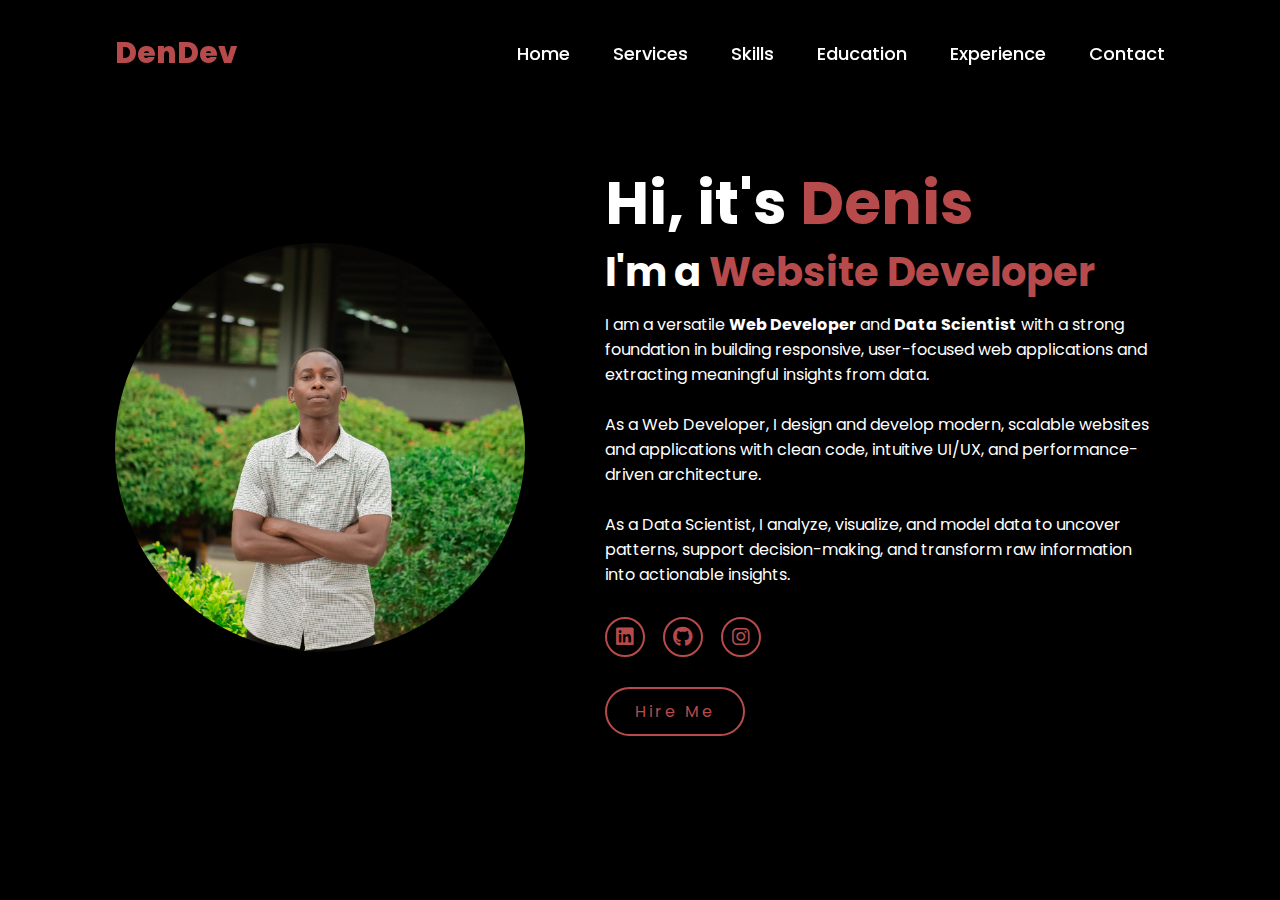
<file: personal_project/D_Website/index.html>
<!DOCTYPE html>
<html lang="en">
<head>
    <meta charset="UTF-8">
    <meta name="viewport" content="width=device-width, initial-scale=1.0">
    <link rel="stylesheet" href="https://cdnjs.cloudflare.com/ajax/libs/font-awesome/6.5.2/css/all.min.css">
    <link rel="stylesheet" href="style.css">
    <title>Portfolio Website</title>
</head>
<body>
    <header>
        <a href="#" class="logo">DenDev</a>

        <nav>
            <a href="#" class="active">Home</a>
            <a href="#" >Services</a>
            <a href="#" >Skills</a>
            <a href="#" >Education</a>
            <a href="#" >Experience</a>
            <a href="#" >Contact</a>
        </nav>
    </header>
    <section class="home">
        <div class="home-img">
            <img src="DSC_5883.jpg" alt="">
        </div>
        <div class="home-content">
            <h1>Hi, it's <span>Denis</span></h1>
            <h3 class="typing-text">I'm a <span></span></h3>
            <p>I am a versatile <strong>Web Developer</strong> and <strong>Data Scientist</strong> with a strong foundation in building responsive, user-focused web applications and extracting meaningful insights from data.
<br><br>
As a Web Developer, I design and develop modern, scalable websites and applications with clean code, intuitive UI/UX, and performance-driven architecture.
<br><br>
As a Data Scientist, I analyze, visualize, and model data to uncover patterns, support decision-making, and transform raw information into actionable insights.
</p>
            <div class="social-icons">
                <a href="#"><i class="fa-brands fa-linkedin"></i></a>
                <a href="#"><i class="fa-brands fa-github"></i></a>
                <a href="#"><i class="fa-brands fa-instagram"></i></a>
            </div>
            <a href="#" class="btn">Hire Me</a>
        </div>
    </section>
</body>
</html>
</file>
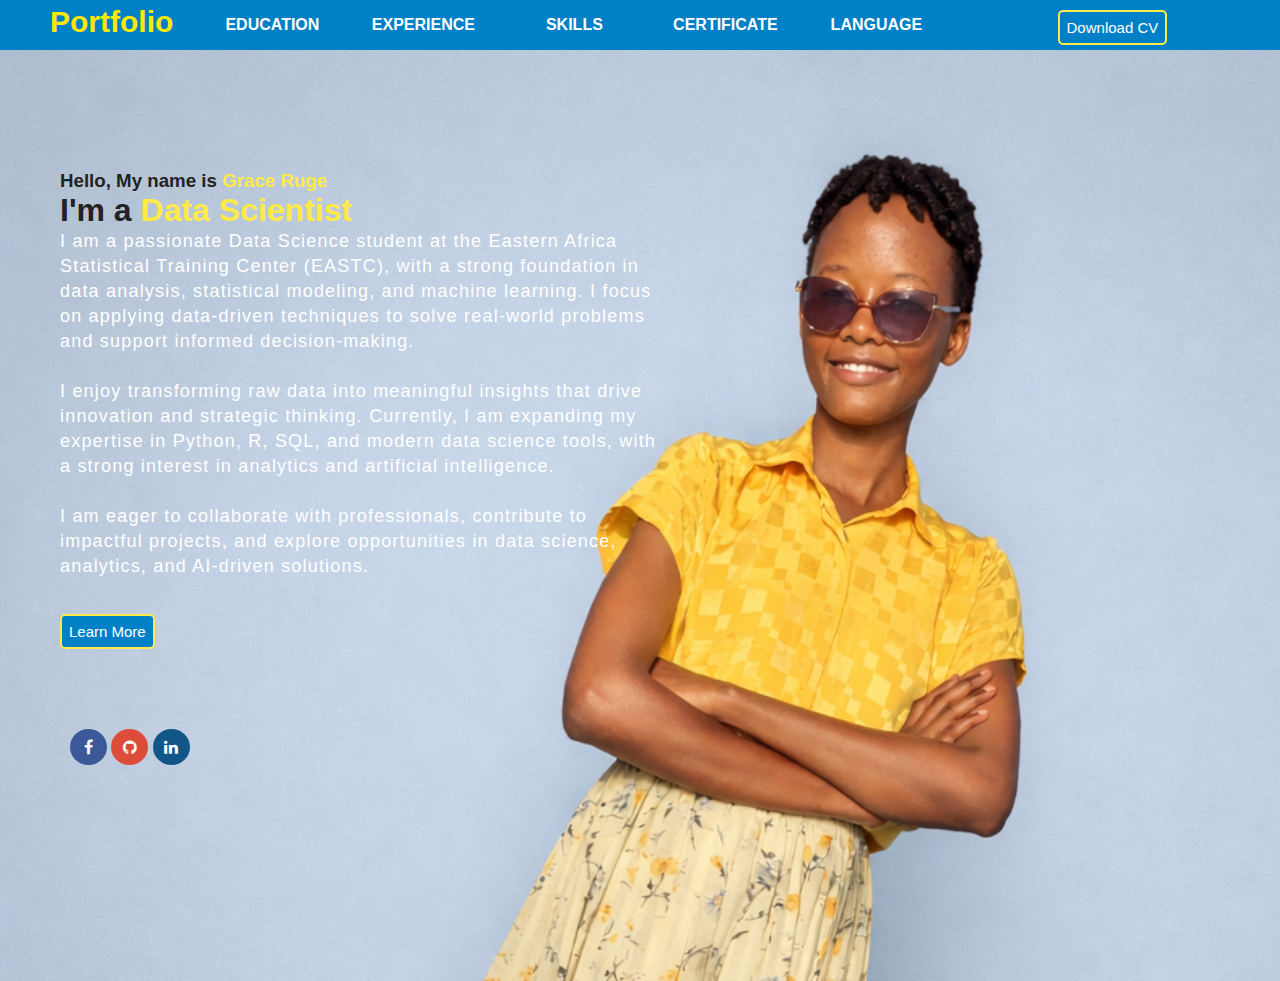
<file: personal_project/G_Website/index.html>
<!DOCTYPE html>
<html lang="en">
<head>
    <meta charset="UTF-8">
    <meta name="viewport" content="width=device-width, initial-scale=1.0">
    <link rel="stylesheet" href="style.css">
    <link rel="stylesheet" href="https://cdnjs.cloudflare.com/ajax/libs/font-awesome/4.6.0/css/font-awesome.min.css">
</head>
<body>
    <!-- main section -->
     <div class="main">
        <div class="navbar">
            <!-- icon section -->
             <div class="icon">
                <h2 class="logo">Portfolio</h2>
             </div>
             <!-- menu section -->
              <div class="menu">
                <ul>
                    <li><a href="#">EDUCATION</a></li>
                    <li><a href="#">EXPERIENCE</a></li>
                    <li><a href="#">SKILLS</a></li>
                    <li><a href="#">CERTIFICATE</a></li>
                    <li><a href="#">LANGUAGE</a></li>
                </ul>
              </div>
              <!-- making button for downloading CV-->
               <div class="cv">
                <button class="btn">Download CV</button>
               </div>
        </div>
        <!-- contents section -->
         <div class="content">
            <h3>Hello, My name is <span class="yellow">Grace Ruge</span></h3>
            <h1>I'm a <span class="yellow">Data Scientist</span></h1>
            <p class="par">
                I am a passionate Data Science student at the Eastern Africa Statistical Training Center (EASTC), with a strong foundation in data analysis, statistical modeling, and machine learning. I focus on applying data-driven techniques to solve real-world problems and support informed decision-making.
            </p>
            <p class="par">
                I enjoy transforming raw data into meaningful insights that drive innovation and strategic thinking. Currently, I am expanding my expertise in Python, R, SQL, and modern data science tools, with a strong interest in analytics and artificial intelligence.
            </p>
            <p class="par">
                I am eager to collaborate with professionals, contribute to impactful projects, and explore opportunities in data science, analytics, and AI-driven solutions.
            </p>
        </div>
                <!-- Learn more about me button -->
                 <div class="aboutme">
                    <button class="btn">Learn More</button>
                 </div>
                 <!-- adding social media icons -->
                  <div>
                    <a href="#" class="fa fa-facebook"></a>
                    <a href="#" class="fa fa-github"></a>
                    <a href="#" class="fa fa-linkedin"></a>
                  </div>
     </div>
</body>
</html>
</file>
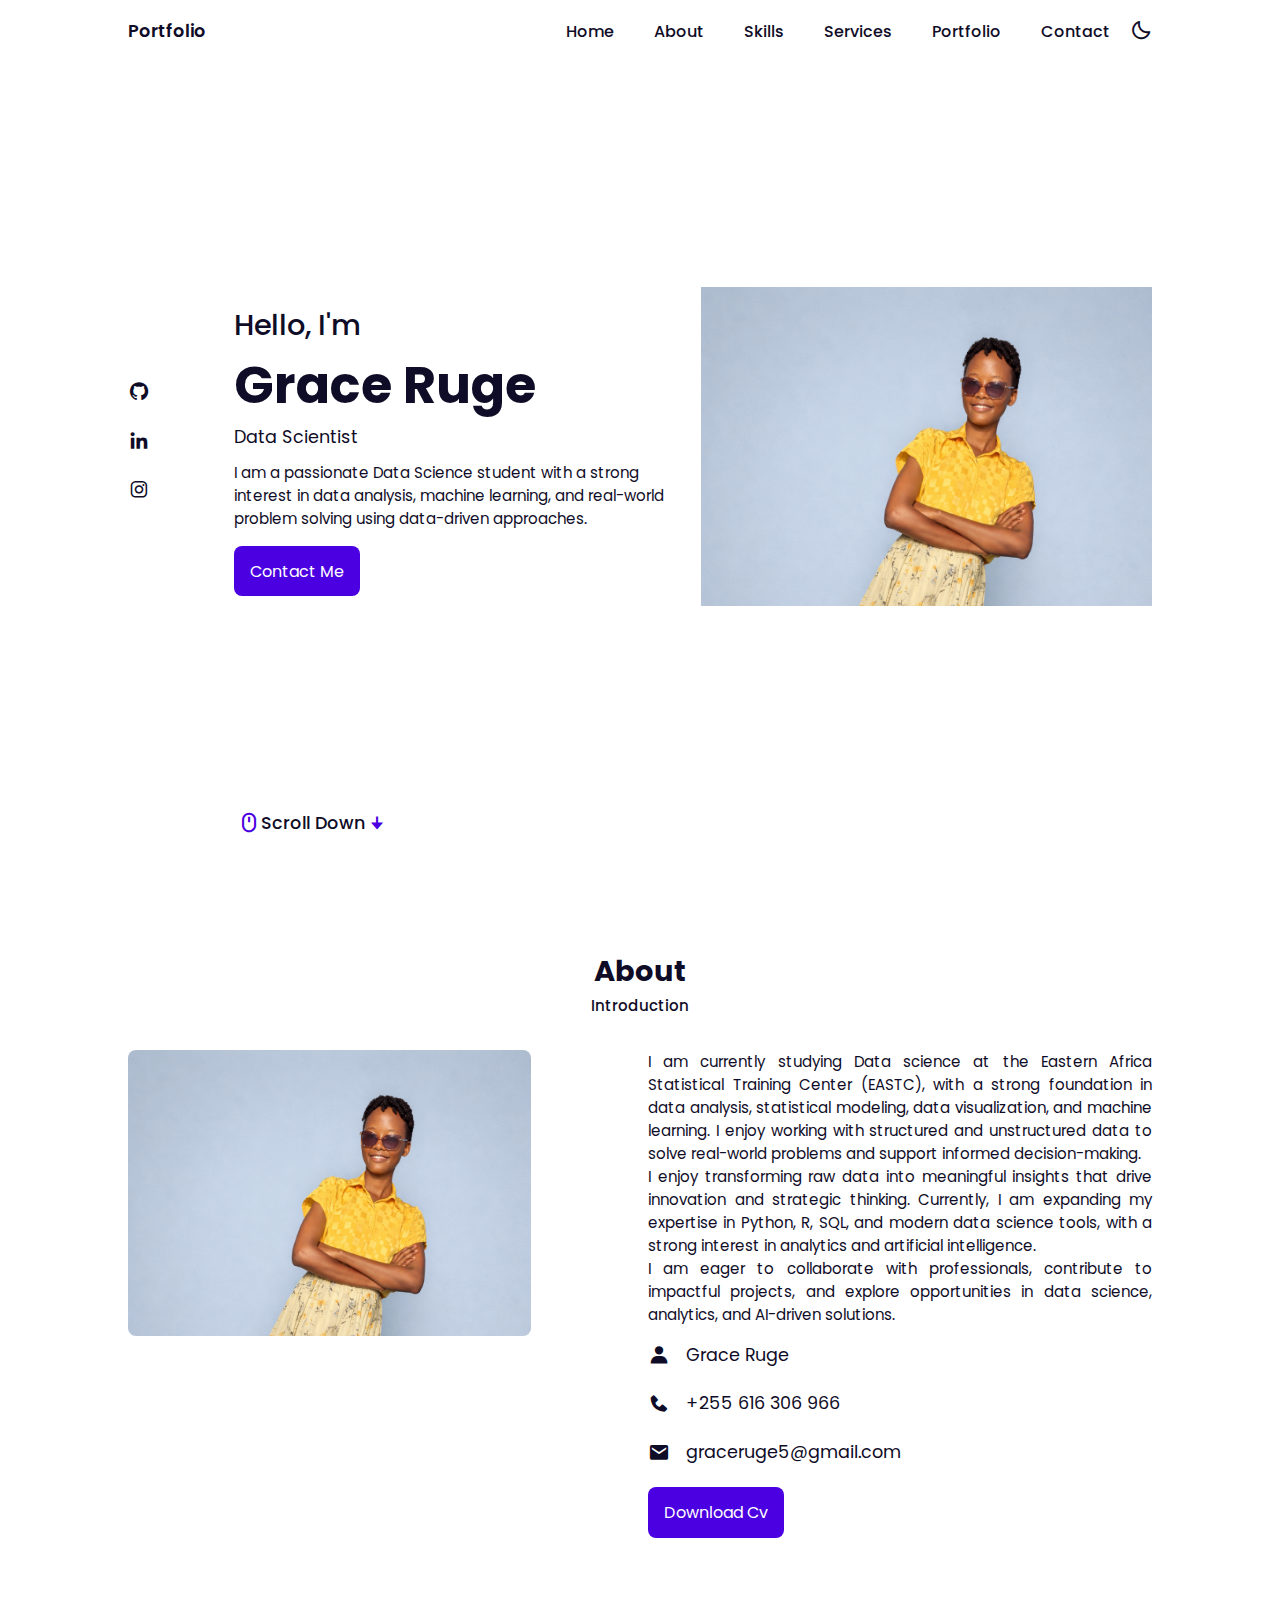
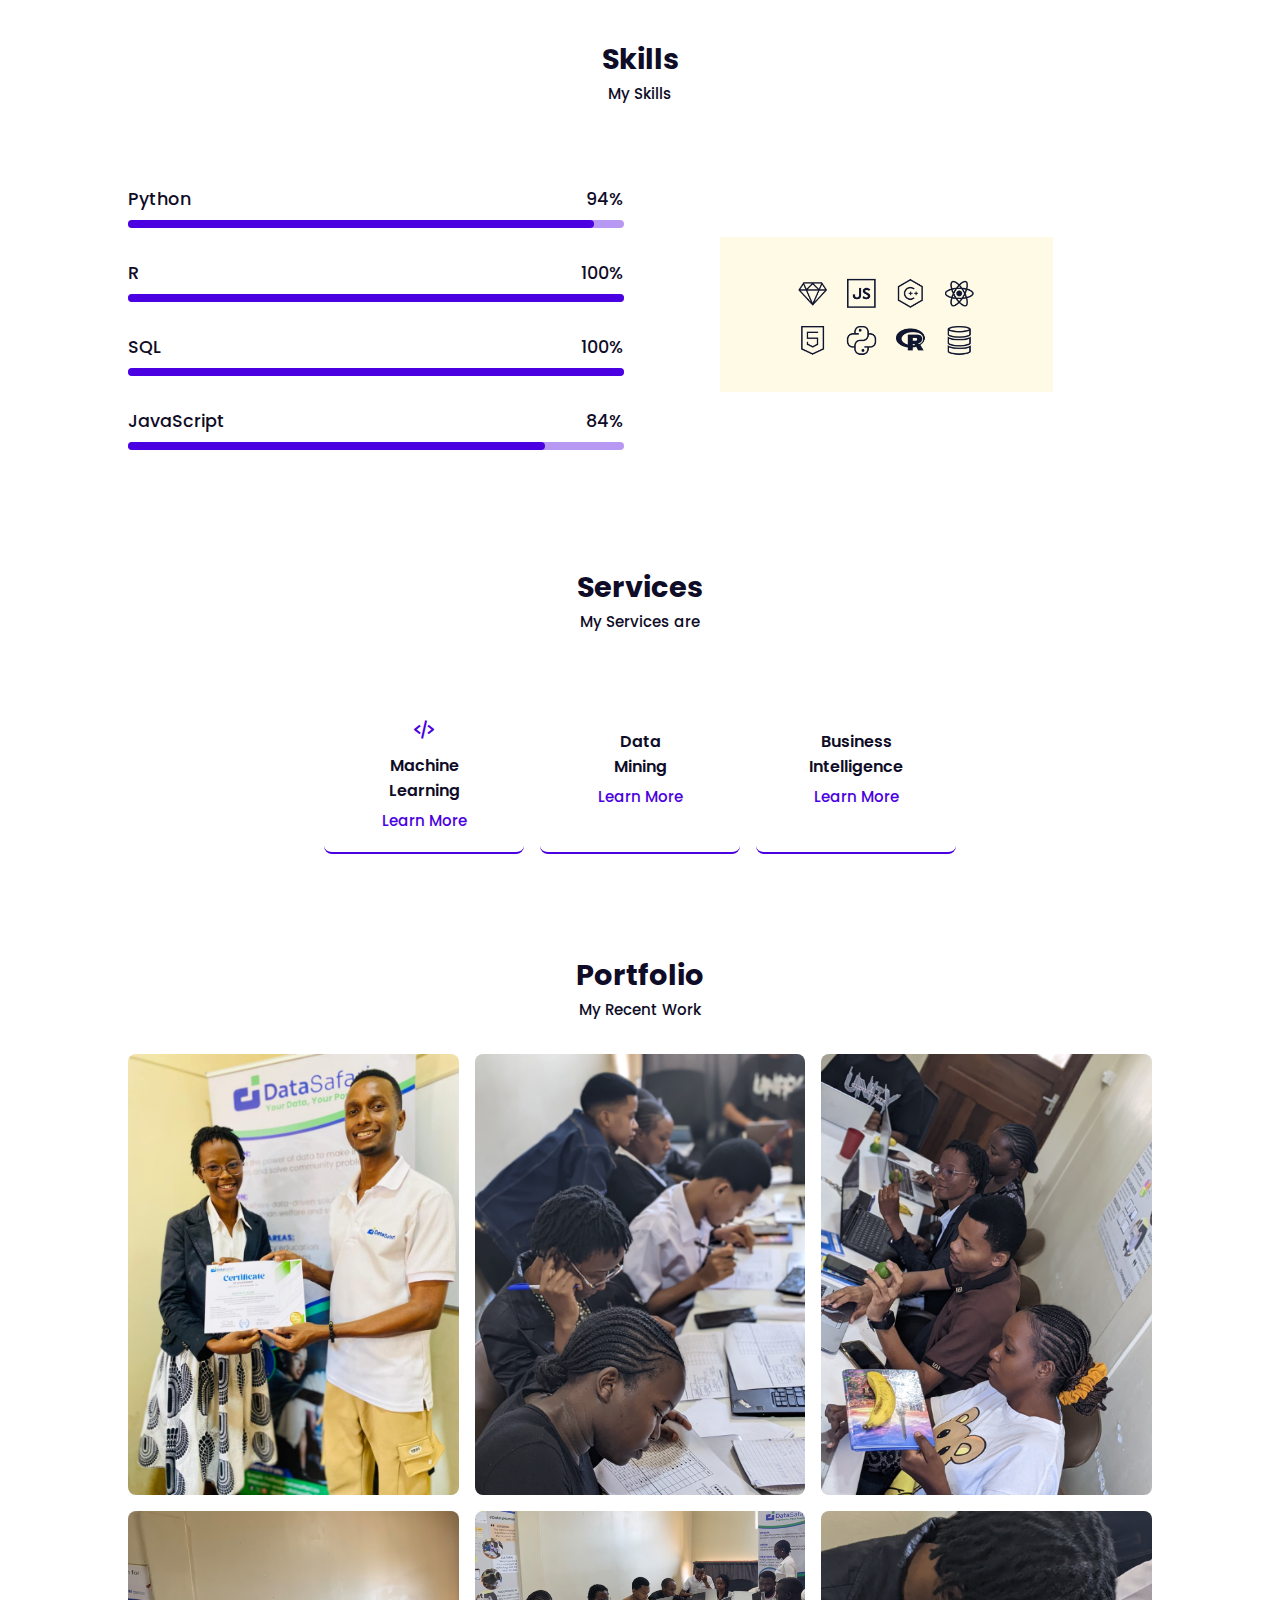
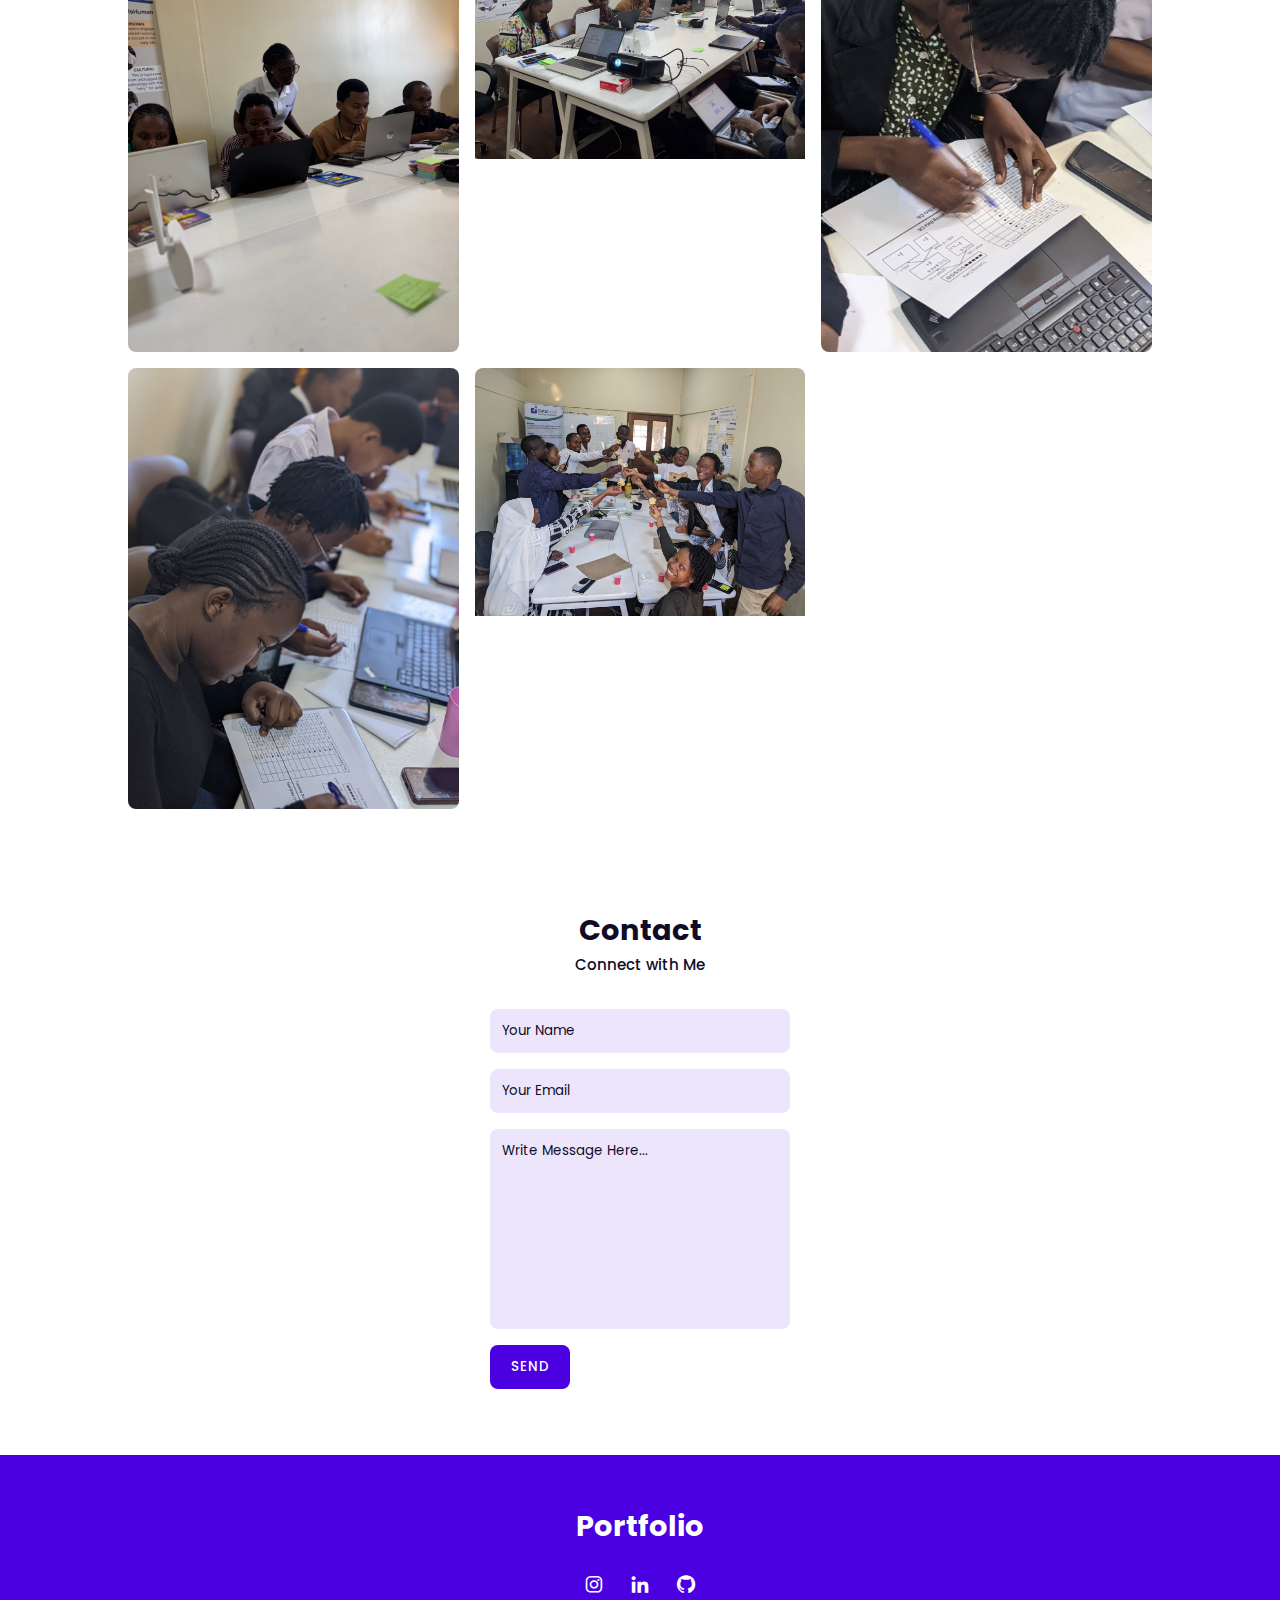
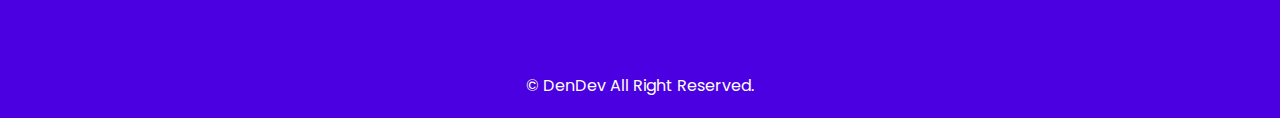
<file: personal_project/Grace_Web/index.html>
<!DOCTYPE html>
<html lang="en">
<head>
    <meta charset="UTF-8">
    <meta name="viewport" content="width=device-width, initial-scale=1.0">
    <meta http-equiv="X-UA-Compatible" content="ie=edge">
    <title>Portfolio Website</title>
    <!-- Link To css -->
     <link rel="stylesheet" href="style.css">
    <!-- Box Icon -->
     <link rel="stylesheet" href="https://cdn.jsdelivr.net/npm/boxicons@latest/css/boxicons.min.css">
</head>
<body>
   <!-- Navbar --> 
    <header>
        <a href="#" class="logo">Portfolio</a>

        <div class="bx bx-menu" id="menu-icon"></div>

        <ul class="navbar">
            <li><a href="#home">Home</a></li>
            <li><a href="#about">About</a></li>
            <li><a href="#skills">Skills</a></li>
            <li><a href="#services">Services</a></li>
            <li><a href="#portfolio">Portfolio</a></li>
            <li><a href="#contact">Contact</a></li>
            <div class="bx bx-moon" id="darkmode"></div>
        </ul>
    </header>
    <!-- Home -->

    <section class="home" id="home">
       <div class="social">
        <a href="#"><i class='bx bxl-github' ></i></a>
        <a href="#"><i class='bx bxl-linkedin' ></i></a>
        <a href="#"><i class='bx bxl-instagram' ></i></a>
       </div> 
       <div class="home-img">
        <img src="background.png" alt="">
       </div>
       <div class="home-text">
        <span>Hello, I'm</span>
        <h1>Grace Ruge</h1>
        <h2>Data Scientist</h2>
        <p>I am a passionate Data Science student with a strong interest in data analysis,
            machine learning, and real-world problem solving using data-driven approaches.
        </p>
        <a href="#contact" class="btn">Contact Me</a>
       </div>
     
       <div class="scroll-down">
        <a href="#about">
            <i class='bx bx-mouse' ></i>
            <span>Scroll Down</span>
            <i class='bx bxs-down-arrow-alt' ></i>
        </a>
       </div>
    </section>
    <!-- About -->
     <section class="about" id="about">
        <div class="heading">
            <h2>About</h2>
            <span>Introduction</span>
        </div>
        <!-- About Content-->
         <div class="about-container">
            <div class="about-img">
                <img src="background.png" alt="">
            </div>
            <div class="about-text">
                <p class="par">
                I am currently studying Data science at the Eastern Africa Statistical Training Center (EASTC), with a strong foundation in data analysis, statistical modeling, data visualization, and machine learning. I enjoy working with structured
                 and unstructured data to solve real-world problems and support informed decision-making.
            </p>
            <p class="par">
                I enjoy transforming raw data into meaningful insights that drive innovation and strategic thinking. Currently, I am expanding my expertise in Python, R, SQL, and modern data science tools, with a strong interest in analytics and artificial intelligence.
            </p>
            <p class="par">
                I am eager to collaborate with professionals, contribute to impactful projects, and explore opportunities in data science, analytics, and AI-driven solutions.
            </p>
                <div class="information">
                    <!-- Box 1 -->
                   <div class="info-box">
                    <i class='bx bxs-user' ></i>
                    <span>Grace Ruge</span>
                   </div>
                   <!-- Box 2 -->
                    <div class="info-box">
                    <i class='bx bxs-phone' ></i>
                    <span>+255 616 306 966</span>
                   </div>
                   <!-- Box 3 -->
                    <div class="info-box">
                    <i class='bx bxs-envelope' ></i>
                    <span>graceruge5@gmail.com</span>
                   </div>
                </div>
                <a href="#" class="btn">Download Cv</a> 
                </div>
            </div>
         </div>
     </section>
     <!-- Skills -->
      <section class="skills" id="skills">
        <div class="heading">
          <h2>Skills</h2>
          <span>My Skills</span>  
        </div>
        <!-- Skills Content-->
         <div class="skills-container">
            <div class="bars">
                <!-- Box 1 -->
                <div class="bars-box">
                    <h3>Python</h3>
                    <span>94%</span>
                    <div class="light-bar"></div>
                    <div class="percent-bar python-bar"></div>
                </div>
                <!-- Box 2 -->
                 <div class="bars-box">
                    <h3>R</h3>
                    <span>100%</span>
                    <div class="light-bar"></div>
                    <div class="percent-bar r-bar"></div>
                </div>
                <!-- Box 3 -->
                 <div class="bars-box">
                    <h3>SQL</h3>
                    <span>100%</span>
                    <div class="light-bar"></div>
                    <div class="percent-bar sql-bar"></div>
                </div>
                <!-- Box 4 -->
                 <div class="bars-box">
                    <h3>JavaScript</h3>
                    <span>84%</span>
                    <div class="light-bar"></div>
                    <div class="percent-bar js-bar"></div>
                </div>
            </div>
            <div class="skills-img">
                <img src="Skills.png" alt="">
            </div>
         </div>
      </section>
      <!-- Services -->
       <section class="services" id="services">
        <div class="heading">
            <h2>Services</h2>
            <span>My Services are</span>
        </div>
        <div class="services-content">
            <!-- Box 1 -->
             <div class="services-box">
                <i class='bx  bx-code-alt'></i> 
                <h3>Machine <br> Learning</h3>
                <a href="#">Learn More</a>
            </div>
            <!-- Box 2 -->
             <div class="services-box">
                <i class='bx  bx-chart-trend'></i>
                <h3>Data <br> Mining</h3>
                <a href="#">Learn More</a>
            </div>
            <!-- Box 3 -->
             <div class="services-box">
                <i class='bx  bx-business'></i>   
                <h3>Business <br> Intelligence</h3>
                <a href="#">Learn More</a>
            </div>
        </div>
       </section>
       <!-- Portfolio -->
        <section class="portfolio" id="portfolio">
           <div class="heading">
            <h2>Portfolio</h2>
            <span>My Recent Work</span>
           </div>
           <div class="portfolio-content">
            <div class="portfolio-img">
                <img src="P1.jpg" alt="">
            </div>
            <div class="portfolio-img">
                <img src="P2.jpg" alt="">
            </div>
            <div class="portfolio-img">
                <img src="P3.jpg" alt="">
            </div>
            <div class="portfolio-img">
                <img src="P4.jpg" alt="">
            </div>
            <div class="portfolio-img">
                <img src="P5.jpg" alt="">
            </div>
            <div class="portfolio-img">
                <img src="P6.jpg" alt="">
            </div>
            <div class="portfolio-img">
                <img src="P7.jpg" alt="">
            </div>
            <div class="portfolio-img">
                <img src="P8.jpg" alt="">
            </div>
           </div> 
        </section>
        <!-- Contact -->
         <section class="contact" id="contact">
          <div class="heading">
            <h2>Contact</h2>
            <span>Connect with Me</span>
          </div>
          <div class="contact-form">
            <form action="">
              <input type="text" placeholder="Your Name">
              <input type="email" name="" id="" placeholder="Your Email">
              <textarea name="" id="" cols="30" rows="10" placeholder="Write Message Here..."></textarea>
                <input type="button" value="Send" class="contact-button">
            </form>
          </div>  
         </section>
         <!-- Footer -->
          <div class="footer">
            <h2>Portfolio</h2>
            <div class="footer-social">
                <a href="#"><i class='bx bxl-instagram' ></i></a>
                <a href="#"><i class='bx bxl-linkedin' ></i></a>
                <a href="#"><i class='bx bxl-github' ></i></a>
            </div>
          </div>
          <!-- Copyright -->
           <div class="copyright">
            <p>&#169; DenDev All Right Reserved.</p>
           </div>

     <!-- Link to JS-->
      <script src="main.js"></script>
</body>
</html>
</file>
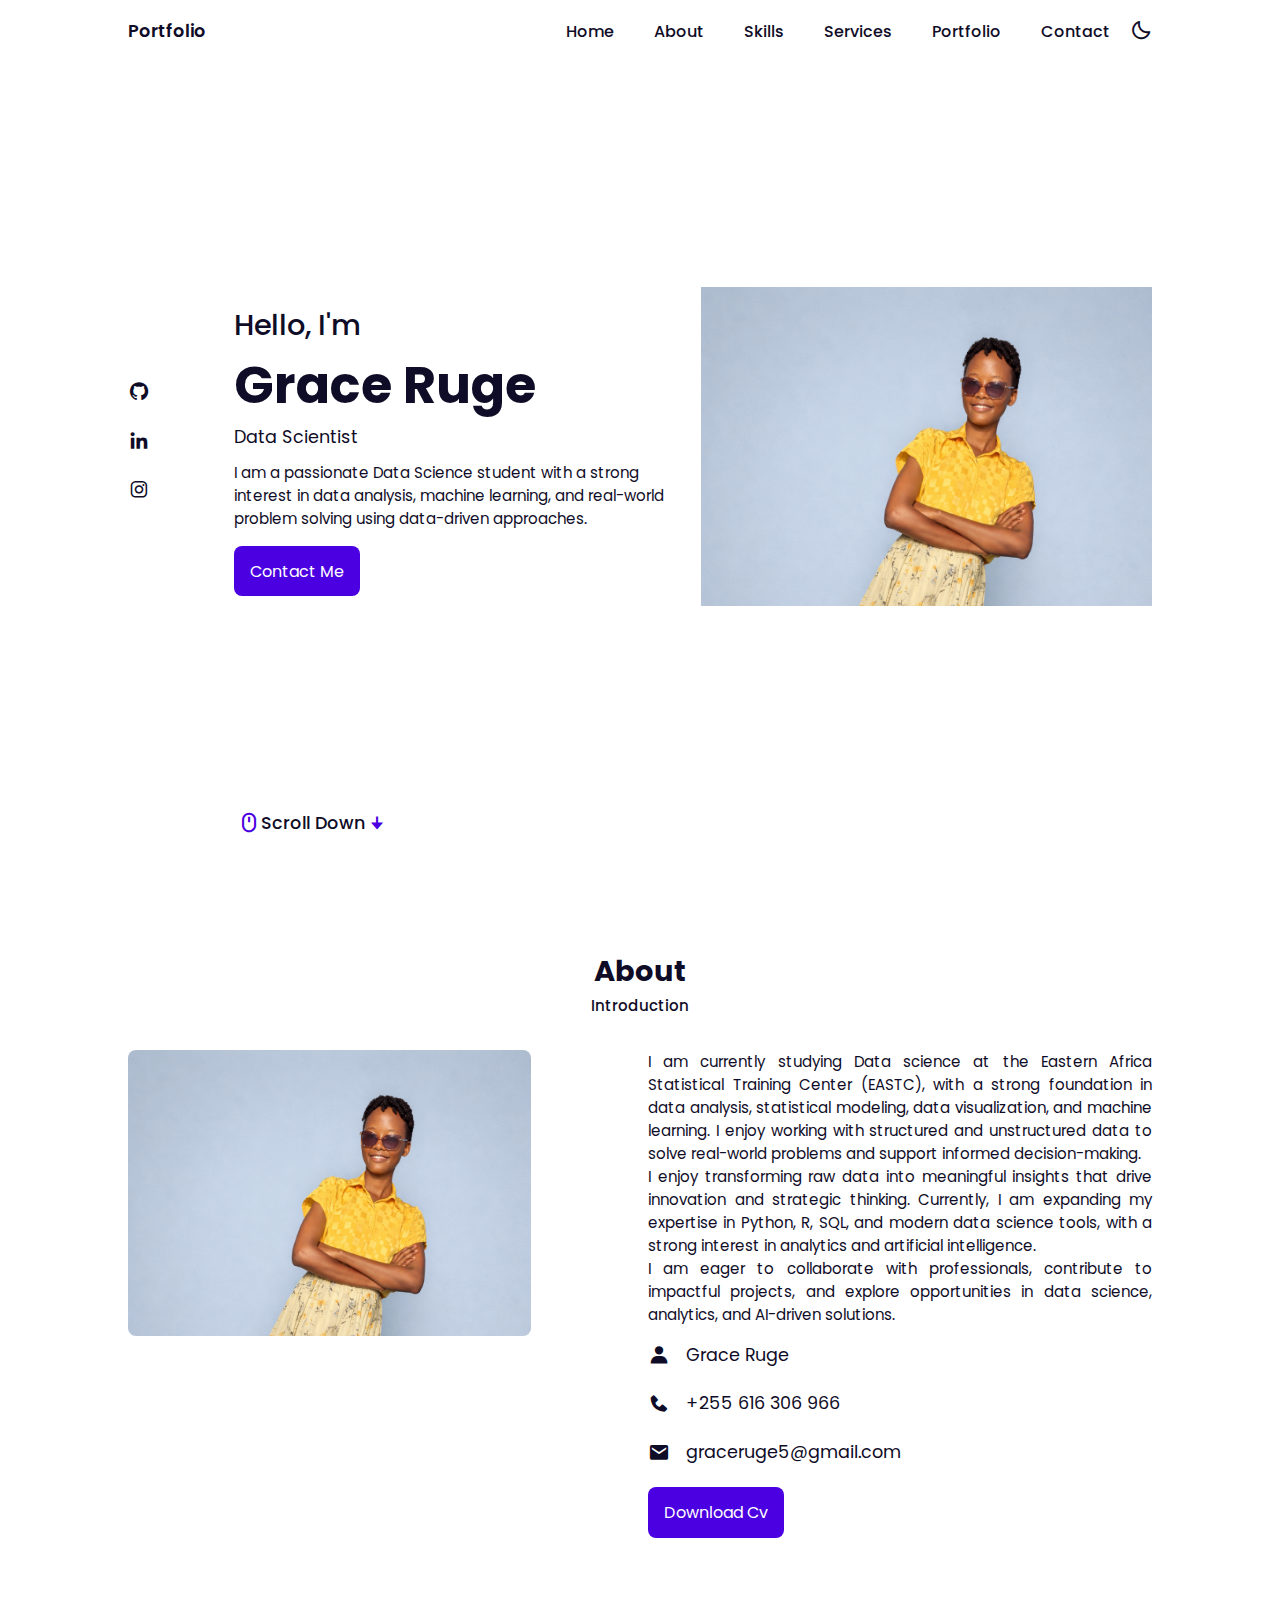
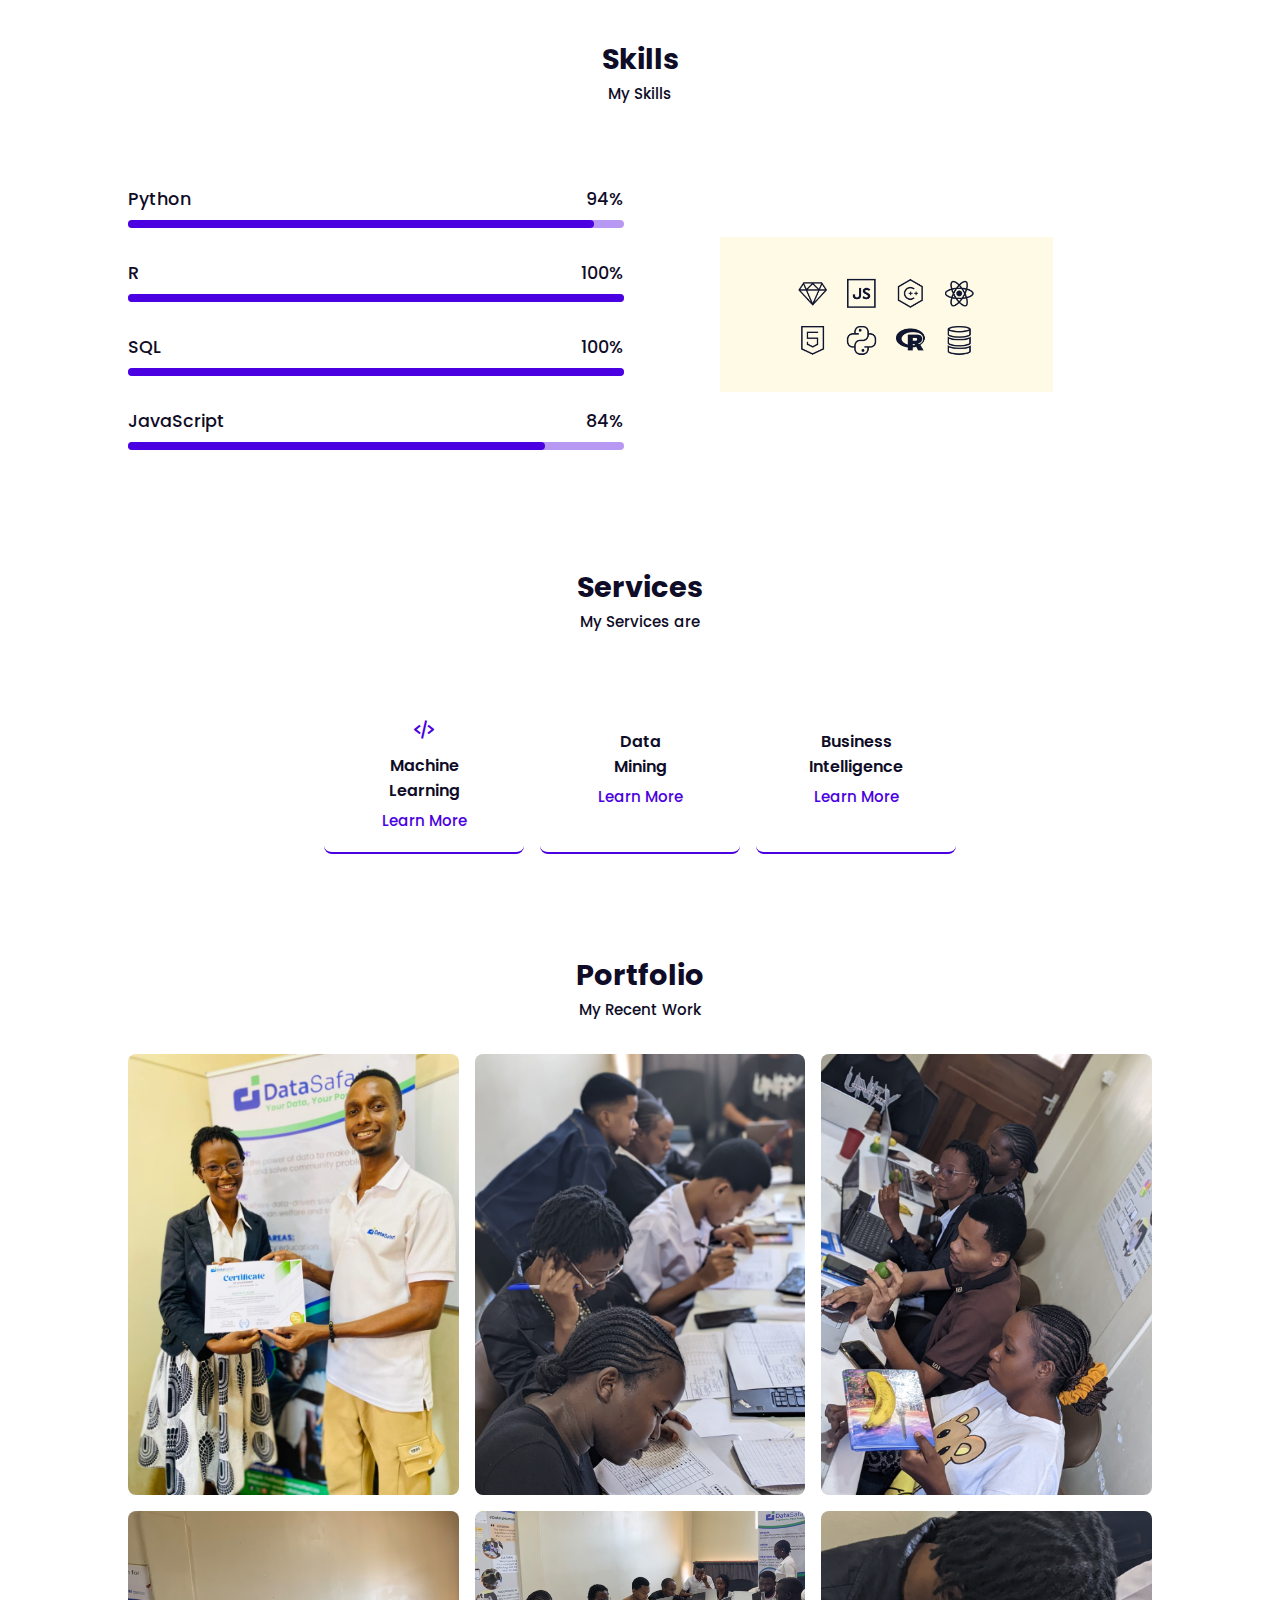
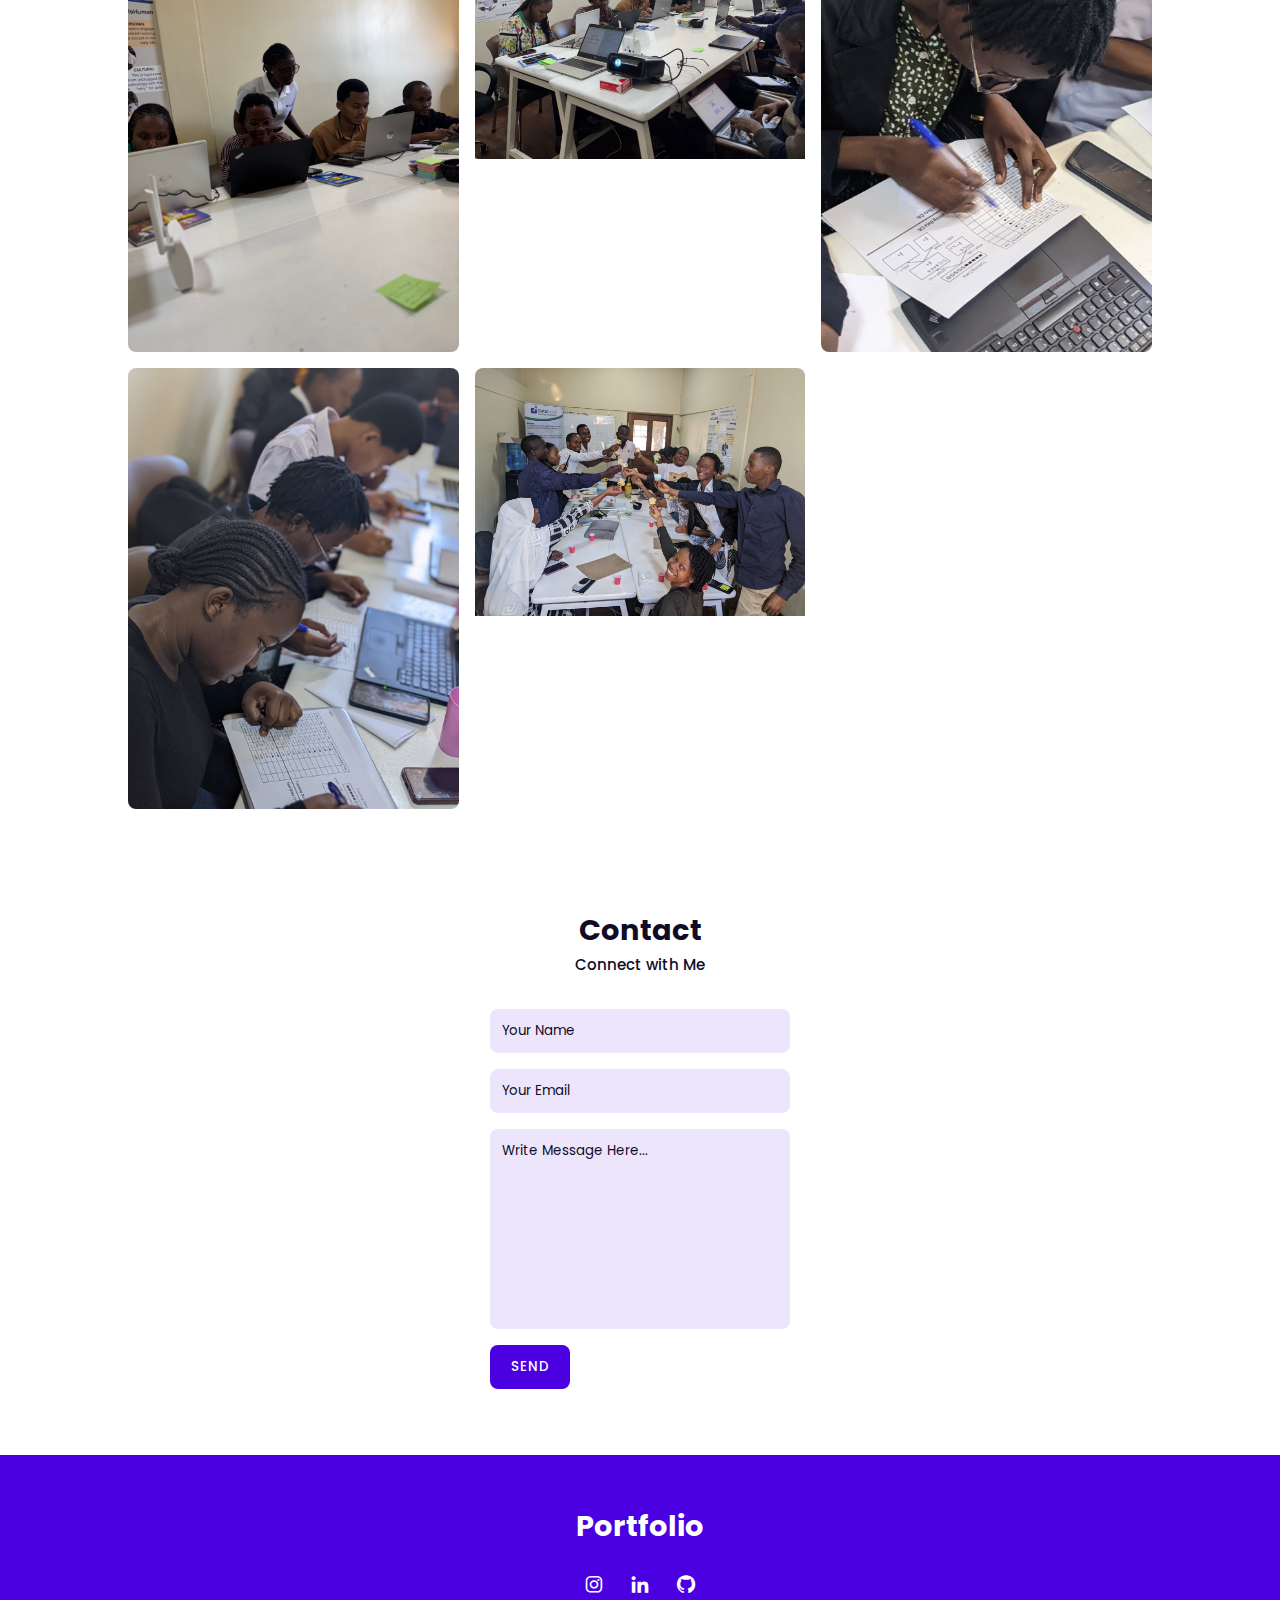
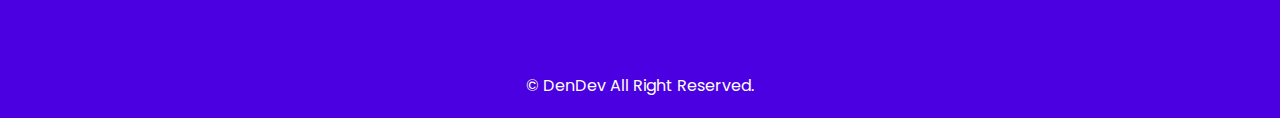
<file: HTML_Denis/personal project/Grace_Web/index.html>
<!DOCTYPE html>
<html lang="en">
<head>
    <meta charset="UTF-8">
    <meta name="viewport" content="width=device-width, initial-scale=1.0">
    <meta http-equiv="X-UA-Compatible" content="ie=edge">
    <title>Response Portfolio Website</title>
    <!-- Link To css -->
     <link rel="stylesheet" href="style.css">
    <!-- Box Icon -->
     <link rel="stylesheet" href="https://cdn.jsdelivr.net/npm/boxicons@latest/css/boxicons.min.css">
</head>
<body>
   <!-- Navbar --> 
    <header>
        <a href="#" class="logo">Portfolio</a>

        <div class="bx bx-menu" id="menu-icon"></div>

        <ul class="navbar">
            <li><a href="#home">Home</a></li>
            <li><a href="#about">About</a></li>
            <li><a href="#skills">Skills</a></li>
            <li><a href="#services">Services</a></li>
            <li><a href="#portfolio">Portfolio</a></li>
            <li><a href="#contact">Contact</a></li>
            <div class="bx bx-moon" id="darkmode"></div>
        </ul>
    </header>
    <!-- Home -->

    <section class="home" id="home">
       <div class="social">
        <a href="#"><i class='bx bxl-github' ></i></a>
        <a href="#"><i class='bx bxl-linkedin' ></i></a>
        <a href="#"><i class='bx bxl-instagram' ></i></a>
       </div> 
       <div class="home-img">
        <img src="background.png" alt="">
       </div>
       <div class="home-text">
        <span>Hello, I'm</span>
        <h1>Grace Ruge</h1>
        <h2>Data Scientist</h2>
        <p>I am a passionate Data Science student with a strong interest in data analysis,
            machine learning, and real-world problem solving using data-driven approaches.
        </p>
        <a href="#contact" class="btn">Contact Me</a>
       </div>
     
       <div class="scroll-down">
        <a href="#about">
            <i class='bx bx-mouse' ></i>
            <span>Scroll Down</span>
            <i class='bx bxs-down-arrow-alt' ></i>
        </a>
       </div>
    </section>
    <!-- About -->
     <section class="about" id="about">
        <div class="heading">
            <h2>About</h2>
            <span>Introduction</span>
        </div>
        <!-- About Content-->
         <div class="about-container">
            <div class="about-img">
                <img src="background.png" alt="">
            </div>
            <div class="about-text">
                <p class="par">
                I am currently studying Data science at the Eastern Africa Statistical Training Center (EASTC), with a strong foundation in data analysis, statistical modeling, data visualization, and machine learning. I enjoy working with structured
                 and unstructured data to solve real-world problems and support informed decision-making.
            </p>
            <p class="par">
                I enjoy transforming raw data into meaningful insights that drive innovation and strategic thinking. Currently, I am expanding my expertise in Python, R, SQL, and modern data science tools, with a strong interest in analytics and artificial intelligence.
            </p>
            <p class="par">
                I am eager to collaborate with professionals, contribute to impactful projects, and explore opportunities in data science, analytics, and AI-driven solutions.
            </p>
                <div class="information">
                    <!-- Box 1 -->
                   <div class="info-box">
                    <i class='bx bxs-user' ></i>
                    <span>Grace Ruge</span>
                   </div>
                   <!-- Box 2 -->
                    <div class="info-box">
                    <i class='bx bxs-phone' ></i>
                    <span>+255 616 306 966</span>
                   </div>
                   <!-- Box 3 -->
                    <div class="info-box">
                    <i class='bx bxs-envelope' ></i>
                    <span>graceruge5@gmail.com</span>
                   </div>
                </div>
                <a href="#" class="btn">Download Cv</a> 
                </div>
            </div>
         </div>
     </section>
     <!-- Skills -->
      <section class="skills" id="skills">
        <div class="heading">
          <h2>Skills</h2>
          <span>My Skills</span>  
        </div>
        <!-- Skills Content-->
         <div class="skills-container">
            <div class="bars">
                <!-- Box 1 -->
                <div class="bars-box">
                    <h3>Python</h3>
                    <span>94%</span>
                    <div class="light-bar"></div>
                    <div class="percent-bar python-bar"></div>
                </div>
                <!-- Box 2 -->
                 <div class="bars-box">
                    <h3>R</h3>
                    <span>100%</span>
                    <div class="light-bar"></div>
                    <div class="percent-bar r-bar"></div>
                </div>
                <!-- Box 3 -->
                 <div class="bars-box">
                    <h3>SQL</h3>
                    <span>100%</span>
                    <div class="light-bar"></div>
                    <div class="percent-bar sql-bar"></div>
                </div>
                <!-- Box 4 -->
                 <div class="bars-box">
                    <h3>JavaScript</h3>
                    <span>84%</span>
                    <div class="light-bar"></div>
                    <div class="percent-bar js-bar"></div>
                </div>
            </div>
            <div class="skills-img">
                <img src="Skills.png" alt="">
            </div>
         </div>
      </section>
      <!-- Services -->
       <section class="services" id="services">
        <div class="heading">
            <h2>Services</h2>
            <span>My Services are</span>
        </div>
        <div class="services-content">
            <!-- Box 1 -->
             <div class="services-box">
                <i class='bx  bx-code-alt'></i> 
                <h3>Machine <br> Learning</h3>
                <a href="#">Learn More</a>
            </div>
            <!-- Box 2 -->
             <div class="services-box">
                <i class='bx  bx-chart-trend'></i>
                <h3>Data <br> Mining</h3>
                <a href="#">Learn More</a>
            </div>
            <!-- Box 3 -->
             <div class="services-box">
                <i class='bx  bx-business'></i>   
                <h3>Business <br> Intelligence</h3>
                <a href="#">Learn More</a>
            </div>
        </div>
       </section>
       <!-- Portfolio -->
        <section class="portfolio" id="portfolio">
           <div class="heading">
            <h2>Portfolio</h2>
            <span>My Recent Work</span>
           </div>
           <div class="portfolio-content">
            <div class="portfolio-img">
                <img src="P1.jpg" alt="">
            </div>
            <div class="portfolio-img">
                <img src="P2.jpg" alt="">
            </div>
            <div class="portfolio-img">
                <img src="P3.jpg" alt="">
            </div>
            <div class="portfolio-img">
                <img src="P4.jpg" alt="">
            </div>
            <div class="portfolio-img">
                <img src="P5.jpg" alt="">
            </div>
            <div class="portfolio-img">
                <img src="P6.jpg" alt="">
            </div>
            <div class="portfolio-img">
                <img src="P7.jpg" alt="">
            </div>
            <div class="portfolio-img">
                <img src="P8.jpg" alt="">
            </div>
           </div> 
        </section>
        <!-- Contact -->
         <section class="contact" id="contact">
          <div class="heading">
            <h2>Contact</h2>
            <span>Connect with Me</span>
          </div>
          <div class="contact-form">
            <form action="">
              <input type="text" placeholder="Your Name">
              <input type="email" name="" id="" placeholder="Your Email">
              <textarea name="" id="" cols="30" rows="10" placeholder="Write Message Here..."></textarea>
                <input type="button" value="Send" class="contact-button">
            </form>
          </div>  
         </section>
         <!-- Footer -->
          <div class="footer">
            <h2>Portfolio</h2>
            <div class="footer-social">
                <a href="#"><i class='bx bxl-instagram' ></i></a>
                <a href="#"><i class='bx bxl-linkedin' ></i></a>
                <a href="#"><i class='bx bxl-github' ></i></a>
            </div>
          </div>
          <!-- Copyright -->
           <div class="copyright">
            <p>&#169; DenDev All Right Reserved.</p>
           </div>

     <!-- Link to JS-->
      <script src="main.js"></script>
</body>
</html>
</file>
<file: personal_project/D_Website/style.css>
@import url('https://fonts.googleapis.com/css2?family=Poppins:wght@100;200;300;400;500;600&display=swap');

*{
    margin: 0;
    padding: 0;
    box-sizing: border-box;
    text-decoration: none;
    border: none;
    outline: none;
    font-family: 'Poppins', sans-serif;
}

html{
    font-size: 62.5%;
}

body{
    width: 100%;
    height: 100vh;
    overflow-x: hidden;
    background-color: black;
    color: white;
}

header{
    margin-top: 20px;
    position: fixed;
    top: 0;
    left: 0;
    width: 100%;
    padding: 1rem 9%;
    background-color: transparent;
    filter: drop-shadow(10px);
    display: flex;
    justify-content: space-between;
    align-items: center;
    z-index: 100;
}

.logo{
    font-size: 3rem;
    color: #b74b4b;
    font-weight: 800;
    cursor: pointer;
    transition: 0.5s ease;
}

.logo:hover{
    transform: scale(1.1);
}

nav a{
    font-size: 1.8rem;
    color: white;
    margin-left: 4rem;
    font-weight: 500;
    transition: 0.3s ease;
    border-bottom: 3px solid transparent;
}

nav a:hover
nav a.active{
    color: #b74b4b;
    border-bottom: 3px solid #b74b4b;
}

@media(max-width:995px){
    nav{
        position: absolute;
        display: none;
        top: 0;
        right: 0;
        width: 40%;
        border-left: 3px solid #b74b4b;
        border-bottom: 3px solid #b74b4b;
        border-bottom-left-radius: 2rem;
        padding: 1rem solid;
        background-color: #161616;
        border-top: 0.1rem solid rgba(0,0,0,0.1);
    }

    nav.active{
        display: block;
    }

    nav a{
        display: block;
        font-size: 2rem;
        margin: 3rem 0;
    }

    nav a:hover,
    nav a.active{
        padding: 1rem;
        border-radius: 0.5rem;
        border-bottom: 0.5rem solid #b74b4b;
    }
}

section{
    min-height: 100vh;
    padding: 5rem 9% 5rem;
}

.home{
    display: flex;
    justify-content: center;
    align-items: center;
    gap: 8rem;
    background-color: black;
}

.home .home-content h1{
    font-size: 6rem;
    font-weight: 700;
    line-height: 1.3;
}

span{
    color: #b74b4b;
}

.home-content h3{
    font-size: 4rem;
    margin-bottom: 1rem;
    font-weight: 700;
}

.home-content p{
    font-size: 1.6rem;
}

.home-img{
    border-radius: 50%;
}

.home-img img{
    position: relative;
    width: 32vw;
    border-radius: 50%;
    box-shadow: 0 0 25px solid #b74b4b;
    cursor: pointer;
    transition: 0.2s linear;
}

.home-img img:hover{
    font-size: 1.8rem;
    font-weight: 500;
}

.social-icons a{
    display: inline-flex;
    justify-content: center;
    align-items: center;
    width: 4rem;
    height: 4rem;
    background-color: transparent;
    border: 0.2rem solid #b74b4b;
    font-size: 2rem;
    border-radius: 50%;
    margin: 3rem 1.5rem 3rem 0;
    transition: 0.3s ease;
    color: #b74b4b;
}

.social-icons a:hover{
    color: black;
    transform: scale(1.3) translateY(-5px);
    background-color: #b74b4b;
    box-shadow: 0 0 25px #b74b4b;
}

.btn{
    display: inline-block;
    padding: 1rem 2.8rem;
    background-color: black;
    border-radius: 4rem;
    font-size: 1.6rem;
    color: #b74b4b;
    letter-spacing: 0.3rem;
    font-size: 600;
    border: 2px solid #b74b4b;
    transition: 0.3s ease;
    cursor: pointer;
}

.btn:hover{
    transform: scale3d(1.03);
    background-color: #b74b4b;
    color: black;
    box-shadow: 0 0 25px #b74b4b;
}

.typing-text{
    font-size: 34px;
    font-weight: 600;
    min-width: 280px;
}

.typing-text span{
    position: relative;
}

.typing-text span::before{
    content: "Website Developer";
    color: #b74b4b;
    animation: words 20s infinite;
}

.typing-text span::after{
    content: "";
    background-color: black;
    position: absolute;
    width: calc(100% + 8px);
    height: 100%;
    border-left: 3px solid black;
    right: -8;
    animation: cursor 0.6s infinite;
}

@keyframes cursor{
    to{
        border-left: 3px solid #b74b4b;
    }
}

@keyframes words{
    0%, 20%{
        content: "Website Developer";
    }
    21%, 40%{
        content: "Software Developer";
    }
    41%, 60%{
        content: "Web Designer";
    }
    61%, 80%{
        content: "Data Scientist";
    }
    81%, 100%{
        content: "Musician";
    }
}

@media(max-width: 1000px){
    .home{
        gap: 4rem;
    }
}

@media(max-width:995px){
    .home{
        flex-direction: column;
        margin: 5rem 4rem;
    }

    .home .home-content h3{
        font-size: 2.5rem;
    }

    .home-content h1{
        font-size: 5rem;
    }

    .home-img img{
        width: 70vw;
        margin-top: 4rem;
    }
}
</file>
<file: personal_project/G_Website/style.css>
*{
    margin: 0;
    padding: 0;
}
.main{
    width: 100%;
    background-image: url(background.png);
    background-size: cover;
    height: 109vh;
    font-family: Arial;
}
.navbar{
    display: flex;
    width: 100%;
    height: 50px;
    margin: auto;
    background-color: #0081c7;
}
.icon{
    width: 13%;
    height: 50px;
    float: left;
    margin-left: 30px;
    align-items: center;
}
.logo{
    color: #ffe800;
    font-size: 30px;
    padding-left: 20px;
    float: left;
    padding-top: 5px;
    height: 45px;
}
.menu{
    width: 60%;
    height: 50px;
    float: left;
    display: flex;
}
ul{
    float: left;
    display: flex;
    justify-content: space-evenly;
    align-items: center;
}
ul li{
    list-style: none;
    margin-left: 1px;
    align-items: center;
    width: 150px;
    text-align: center;
}
ul li a{
    color: #fff;
    text-decoration: none;
    font-weight: bold;
    height: 50px;
    margin-top: 10px;
}
ul li a:hover{
    border-bottom: 2px solid #ffea48;
}
.cv{
    float: left;
    margin-left: 20px;
    text-align: center;
    width: 20%;
}
.btn{
    padding: 7px;
    margin-top: 10px;
    border-radius: 5px;
    border: 2px solid #ffea48;
    background-color: #0081c7;
    font-size: 15px;
    color: #fff;
    transition: 0.3s ease-in-out;
}
.btn:hover{
    opacity: 0.7;
}
.content{
    width: 600px;
    height: auto;
    margin-left: 60px;
    margin-top: 120px;
    color: #fff;
    position: relative;
}
h1,h3{
    color: #222;
}
.yellow{
    color: #ffea48;
}
.par{
    padding-bottom: 25px;
    font-size: 18px;
    letter-spacing: 1.2px;
    line-height: 25px;
    color: #fff;
}
.aboutme{
    margin-left: 60px;
}
.fa{
    padding: 10px;
    font-size: 30px;
    width: 17px;
    text-align: center;
    text-decoration: none;
    margin: 80px 0px;
    border-radius: 60%;
}
.fa:hover{
    opacity: 0.6;
}
.fa-facebook{
    background: #3b5998;
    color: #fff;
    margin-left: 70px;
}
.fa-github{
    background: #dd4b39;
    color: white;
}
.fa-linkedin{
    background: #125688;
    color: white;
}
</file>
<file: personal_project/Grace_Web/style.css>
/* Google Fonts */
@import url('https://fonts.googleapis.com/css2?family=Poppins:wght@200;300;400;500;600;700&display=swap');
*{
    margin: 0;
    padding: 0;
    box-sizing: border-box;
    list-style: none;
    text-decoration: none;
    scroll-behavior: smooth;
    scroll-padding-top: 2rem;
    font-family: "Poppins", sans-serif;
}
:root{
    --main-color:#4a00e0;
    --bg-color:#fff;
    --text-color:#0f0c27;
    --hover: hsl(260, 100%, 51%);

    --big-font: 3.2rem;
    --medium-font: 1.8rem;
    --p-font: 0.941rem;
}
section{
    padding: 50px 10%;
}
body.active{
    --text-color:#fff; 
    --bg-color:#0f0c27;
}
body{
    background: var(--bg-color);
    color: var(--text-color);
}
*::selection{
    color: var(--bg-color);
    background: var(--main-color);
}
header{
    position: fixed;
    width: 100%;
    top: 0;
    right: 0;
    z-index: 1000;
    display: flex;
    align-items: center;
    justify-content: space-between;
    background: var(--bg-color);
    padding: 18px 10%;
    transition: 0.2s;
}
header.shadow{
    box-shadow: 0 0 4px rgb(14, 55, 54 / 15%);
}
.logo{
    font-size: 1.1rem;
    font-weight: 600;
    color: var(--text-color);
}
.navbar{
    display: flex;
}
.navbar a{
    font-size: 1rem;
    padding: 10px 20px;
    color: var(--text-color);
    font-weight: 500;
}
.navbar a:hover{
    color: var(--hover);
}
#menu-icon{
    font-size: 24px;
    cursor: pointer;
    z-index: 10001;
    display: none;
}
#darkmode{
    font-size: 22px;
    cursor: pointer;
}
.home{
    position: relative;
    width: 100%;
    min-height: 100vh;
    display: grid;
    grid-template-columns: 0.2fr 1fr 1fr;
    align-items: center;
    gap: 1rem;
}
.home-img{
    order: 3;
}
.home-img img{
    width: 100%;
}
.home-text span{
    font-size: var(--medium-font);
    font-weight: 500;
}
.home-text h1{
    font-size: var(--big-font);
}
.home-text h2{
    font-size: 1.1rem;
    font-weight: 400;
}
.home-text p{
    font-size: var(--p-font);
    font-weight: 400;
    margin: 0.7rem 0 1rem;
}
.social{
    display: flex;
    flex-direction: column;
}
.social a{
    margin-bottom: 1rem;
    font-size: 22px;
    color: var(--text-color);
}
.social a:hover{
    color: var(--hover);
}
.btn{
    display: inline-block;
    background: var(--main-color);
    color: #fff;
    padding: 0.8rem 1rem;
    border-radius: 0.5rem;
}
.btn:hover{
    background: var(--hover);
}
.scroll-down{
    position: absolute;
    bottom: 4rem;
    left: 18.5%;
}
.scroll-down a{
    display: flex;
    align-items: center;
    font-size: 1rem;
    color: var(--text-color);
}
.scroll-down .bx{
    color: var(--main-color);
    font-size: 24px;
}
.heading{
    text-align: center;
}
.heading h2{
    font-size: var(--medium-font);
}
.heading span{
    font-size: var(--p-font);
}
.about-container{
    display: grid;
    grid-template-columns: repeat(2, 1fr);
    gap: 1rem;
    margin-top: 2rem;
}
.about-img img{
    width: 80%;
    border-radius: 0.5rem;
}
.about-text p{
    font-size: var(--p-font);
    font-weight: 400;
    text-align: justify;
}
.information{
    margin: 1rem 0 1.4rem;
}
.information .info-box{
    display: flex;
    align-items: center;
    margin-bottom: 1.4rem;
}
.information .info-box .bx{
    font-size: 22px;
}
.information .info-box span{
    font-weight: 400;
    margin-left: 1rem;
}
.skills-container{
    display: grid;
    grid-template-columns: repeat(2, 1fr);
    align-items: center;
    gap: 2rem;
    margin-top: 4rem;
}
.skills-img img{
    width: 80%;
    padding-left: 4rem;
    object-position: center;
}
.bars-box{
    position: relative;
    display: flex;
    justify-content: space-between;
    align-items: center;
    padding: 1rem 0;
    margin-bottom: 1rem;
}
.bars-box h3, 
span{
    font-size: 1.1rem;
    font-weight: 500;
}
.light-bar{
    position: absolute;
    bottom: 0;
    left: 0;
    width: 100%;
    height: 0.5rem;
    background: hsla(260, 100%, 44%, 0.4);
    border-radius: 0.5rem;
}
.percent-bar{
    position: absolute;
    bottom: 0;
    left: 0;
    height: 0.5rem;
    background: var(--main-color);
    border-radius: 0.5rem;
}
.python-bar{
    width: 94%;
}
.r-bar{
    width: 100%;
}
.sql-bar{
    width: 100%;
}
.js-bar{
    width: 84%;
}
.services-content{
    display: grid;
    grid-template-columns: repeat(auto-fit, minmax(200px, auto));
    justify-content: center;
    gap: 1rem;
    margin-top: 2rem;
}
.services-box{
    padding: 20px;
    width: 200px;
    display: flex;
    flex-direction: column;
    align-items: center;
    text-align: center;
    border-radius: 0.5rem;
    border-bottom: 2px solid var(--main-color);
    box-shadow: 0 2px 7px rgb(14, 55, 54 / 15%);
}
.services-box h3{
    font-size: 1rem;
    font-weight: 600;
    margin: 0.7rem 0 0.4rem;
}
.services-box .bx{
    padding-top: 2rem;
    font-size: 24px;
    color: var(--main-color);
}
.services-box a{
    color: var(--main-color);
    font-size: var(--p-font);
    font-weight: 500;
}
.portfolio-content{
    display: grid;
    grid-template-columns: repeat(auto-fit, minmax(280px, auto));
    gap: 1rem;
    margin-top: 2rem;
}
.portfolio-img{
    overflow: hidden;
    border-radius: 0.5rem;
}
.portfolio-img img{
    width: 100%;
    display: block;
}
.portfolio-img img:hover{
    transform: scale(1.1);
    transition: 1s;
}
.contact-form{
    display: grid;
    place-items: center;
    margin-top: 2rem;
}
.contact-form form{
    display: flex;
    flex-direction: column;
    width: 300px;
}
form input,
textarea{
    padding: 12px;
    border-radius: 0.5rem;
    width: 100%;
    border: none;
    outline: none;
    background: hsla(260, 100%, 44%, 0.1);
    margin-bottom: 1rem;
    color: var(--text-color);
}
form input::placeholder,
textarea::placeholder{
    color: var(--text-color);
}
form textarea{
    resize: none;
    height: 200px;
}
.contact-button{
    width: 80px;
    cursor: pointer;
    background: var(--main-color);
    color: #fff;
    font-weight: 500;
    text-transform: uppercase;
    letter-spacing: 1px;
}
.contact-button:hover{
    background: var(--hover);
}
.footer{
    display: grid;
    place-items: center;
    padding: 50px;
    background: var(--main-color);
    color: #fff;
}
.footer h2{
    font-size: var(--medium-font);
    margin-bottom: 1.4rem;
}
.footer-social a{
    color: #fff;
    font-size: 22px;
    padding: 10px;
}
.copyright{
    padding: 20px;
    background: var(--main-color);
    text-align: center;
    color: #fff;
}
/*Making Responsive*/
@media (max-width: 991px){
    header{
        padding: 18px 4%;
    }
    section{
        padding: 50px 4%;
    }
}
@media (max-width: 881px){
    :root{
        --big-font: 2.7rem;
        --medium-font: 1.4rem;
    }
}
@media (max-width: 768px){
    :root{
        --big-font: 2.4rem;
        --medium-font: 1.2rem;
    }
    header{
        padding: 11px 4%;
    }
    #menu-icon{
        display: initial;
        color: var(--text-color);
    }
    header .navbar{
        position: absolute;
        top: -500px;
        left: 0;
        right: 0;
        display: flex;
        flex-direction: column;
        background: var(--bg-color);
        box-shadow: 0 4px 4px rgb(0 0 0 / 10%);
        transition: 0.2s ease;
        text-align: center;
    }
    .navbar.active{
        top: 100%;
    }
    .navbar a{
        padding: 1.5rem;
        display: block;
        background: var(--bg-color);
    }
    #darkmode{
        position: absolute;
        top: 1.4rem;
        right: 2rem;
    }
    .scroll-down{
        display: none;
    }
    .home{
        grid-template-columns: 0.5fr 3fr;
    }
    .home-text{
        grid-column: 1/3;
        padding-left: 1.4rem;
    }
    .home-img{
        order: initial;
    }
    .about-container{
        grid-template-columns: 1fr;
    }
    .about-img{
        display: flex;
        justify-content: center;
    }
    .skills-container{
        grid-template-columns: 1fr;
    }
    .skills-img img{
        padding-left: 0;
    }
    .skills-img{
        padding-top: 2rem;
        display: flex;
        justify-content: center;
    }
}
@media (max-width: 340px){
    :root{
        --big-font: 1.7rem;
        --medium-font: 1.1rem;
    }
    .home-text span{
        font-size: 1rem;
    }
    .home-text h2{
        font-size: 0.9rem;
        font-weight: 500;
    }
    .information .info-box span{
        font-size: 1rem;
    }
    .portfolio-content{
        grid-template-columns: repeat(auto-fit, minmax(200px, auto));
    }
    .contact-form form{
        width: auto;
    }
}
</file>
<file: HTML_Denis/personal project/Grace_Web/style.css>
/* Google Fonts */
@import url('https://fonts.googleapis.com/css2?family=Poppins:wght@200;300;400;500;600;700&display=swap');
*{
    margin: 0;
    padding: 0;
    box-sizing: border-box;
    list-style: none;
    text-decoration: none;
    scroll-behavior: smooth;
    scroll-padding-top: 2rem;
    font-family: "Poppins", sans-serif;
}
:root{
    --main-color:#4a00e0;
    --bg-color:#fff;
    --text-color:#0f0c27;
    --hover: hsl(260, 100%, 51%);

    --big-font: 3.2rem;
    --medium-font: 1.8rem;
    --p-font: 0.941rem;
}
section{
    padding: 50px 10%;
}
body.active{
    --text-color:#fff; 
    --bg-color:#0f0c27;
}
body{
    background: var(--bg-color);
    color: var(--text-color);
}
*::selection{
    color: var(--bg-color);
    background: var(--main-color);
}
header{
    position: fixed;
    width: 100%;
    top: 0;
    right: 0;
    z-index: 1000;
    display: flex;
    align-items: center;
    justify-content: space-between;
    background: var(--bg-color);
    padding: 18px 10%;
    transition: 0.2s;
}
header.shadow{
    box-shadow: 0 0 4px rgb(14, 55, 54 / 15%);
}
.logo{
    font-size: 1.1rem;
    font-weight: 600;
    color: var(--text-color);
}
.navbar{
    display: flex;
}
.navbar a{
    font-size: 1rem;
    padding: 10px 20px;
    color: var(--text-color);
    font-weight: 500;
}
.navbar a:hover{
    color: var(--hover);
}
#menu-icon{
    font-size: 24px;
    cursor: pointer;
    z-index: 10001;
    display: none;
}
#darkmode{
    font-size: 22px;
    cursor: pointer;
}
.home{
    position: relative;
    width: 100%;
    min-height: 100vh;
    display: grid;
    grid-template-columns: 0.2fr 1fr 1fr;
    align-items: center;
    gap: 1rem;
}
.home-img{
    order: 3;
}
.home-img img{
    width: 100%;
}
.home-text span{
    font-size: var(--medium-font);
    font-weight: 500;
}
.home-text h1{
    font-size: var(--big-font);
}
.home-text h2{
    font-size: 1.1rem;
    font-weight: 400;
}
.home-text p{
    font-size: var(--p-font);
    font-weight: 400;
    margin: 0.7rem 0 1rem;
}
.social{
    display: flex;
    flex-direction: column;
}
.social a{
    margin-bottom: 1rem;
    font-size: 22px;
    color: var(--text-color);
}
.social a:hover{
    color: var(--hover);
}
.btn{
    display: inline-block;
    background: var(--main-color);
    color: #fff;
    padding: 0.8rem 1rem;
    border-radius: 0.5rem;
}
.btn:hover{
    background: var(--hover);
}
.scroll-down{
    position: absolute;
    bottom: 4rem;
    left: 18.5%;
}
.scroll-down a{
    display: flex;
    align-items: center;
    font-size: 1rem;
    color: var(--text-color);
}
.scroll-down .bx{
    color: var(--main-color);
    font-size: 24px;
}
.heading{
    text-align: center;
}
.heading h2{
    font-size: var(--medium-font);
}
.heading span{
    font-size: var(--p-font);
}
.about-container{
    display: grid;
    grid-template-columns: repeat(2, 1fr);
    gap: 1rem;
    margin-top: 2rem;
}
.about-img img{
    width: 80%;
    border-radius: 0.5rem;
}
.about-text p{
    font-size: var(--p-font);
    font-weight: 400;
    text-align: justify;
}
.information{
    margin: 1rem 0 1.4rem;
}
.information .info-box{
    display: flex;
    align-items: center;
    margin-bottom: 1.4rem;
}
.information .info-box .bx{
    font-size: 22px;
}
.information .info-box span{
    font-weight: 400;
    margin-left: 1rem;
}
.skills-container{
    display: grid;
    grid-template-columns: repeat(2, 1fr);
    align-items: center;
    gap: 2rem;
    margin-top: 4rem;
}
.skills-img img{
    width: 80%;
    padding-left: 4rem;
    object-position: center;
}
.bars-box{
    position: relative;
    display: flex;
    justify-content: space-between;
    align-items: center;
    padding: 1rem 0;
    margin-bottom: 1rem;
}
.bars-box h3, 
span{
    font-size: 1.1rem;
    font-weight: 500;
}
.light-bar{
    position: absolute;
    bottom: 0;
    left: 0;
    width: 100%;
    height: 0.5rem;
    background: hsla(260, 100%, 44%, 0.4);
    border-radius: 0.5rem;
}
.percent-bar{
    position: absolute;
    bottom: 0;
    left: 0;
    height: 0.5rem;
    background: var(--main-color);
    border-radius: 0.5rem;
}
.python-bar{
    width: 94%;
}
.r-bar{
    width: 100%;
}
.sql-bar{
    width: 100%;
}
.js-bar{
    width: 84%;
}
.services-content{
    display: grid;
    grid-template-columns: repeat(auto-fit, minmax(200px, auto));
    justify-content: center;
    gap: 1rem;
    margin-top: 2rem;
}
.services-box{
    padding: 20px;
    width: 200px;
    display: flex;
    flex-direction: column;
    align-items: center;
    text-align: center;
    border-radius: 0.5rem;
    border-bottom: 2px solid var(--main-color);
    box-shadow: 0 2px 7px rgb(14, 55, 54 / 15%);
}
.services-box h3{
    font-size: 1rem;
    font-weight: 600;
    margin: 0.7rem 0 0.4rem;
}
.services-box .bx{
    padding-top: 2rem;
    font-size: 24px;
    color: var(--main-color);
}
.services-box a{
    color: var(--main-color);
    font-size: var(--p-font);
    font-weight: 500;
}
.portfolio-content{
    display: grid;
    grid-template-columns: repeat(auto-fit, minmax(280px, auto));
    gap: 1rem;
    margin-top: 2rem;
}
.portfolio-img{
    overflow: hidden;
    border-radius: 0.5rem;
}
.portfolio-img img{
    width: 100%;
    display: block;
}
.portfolio-img img:hover{
    transform: scale(1.1);
    transition: 1s;
}
.contact-form{
    display: grid;
    place-items: center;
    margin-top: 2rem;
}
.contact-form form{
    display: flex;
    flex-direction: column;
    width: 300px;
}
form input,
textarea{
    padding: 12px;
    border-radius: 0.5rem;
    width: 100%;
    border: none;
    outline: none;
    background: hsla(260, 100%, 44%, 0.1);
    margin-bottom: 1rem;
    color: var(--text-color);
}
form input::placeholder,
textarea::placeholder{
    color: var(--text-color);
}
form textarea{
    resize: none;
    height: 200px;
}
.contact-button{
    width: 80px;
    cursor: pointer;
    background: var(--main-color);
    color: #fff;
    font-weight: 500;
    text-transform: uppercase;
    letter-spacing: 1px;
}
.contact-button:hover{
    background: var(--hover);
}
.footer{
    display: grid;
    place-items: center;
    padding: 50px;
    background: var(--main-color);
    color: #fff;
}
.footer h2{
    font-size: var(--medium-font);
    margin-bottom: 1.4rem;
}
.footer-social a{
    color: #fff;
    font-size: 22px;
    padding: 10px;
}
.copyright{
    padding: 20px;
    background: var(--main-color);
    text-align: center;
    color: #fff;
}
/*Making Responsive*/
@media (max-width: 991px){
    header{
        padding: 18px 4%;
    }
    section{
        padding: 50px 4%;
    }
}
@media (max-width: 881px){
    :root{
        --big-font: 2.7rem;
        --medium-font: 1.4rem;
    }
}
@media (max-width: 768px){
    :root{
        --big-font: 2.4rem;
        --medium-font: 1.2rem;
    }
    header{
        padding: 11px 4%;
    }
    #menu-icon{
        display: initial;
        color: var(--text-color);
    }
    header .navbar{
        position: absolute;
        top: -500px;
        left: 0;
        right: 0;
        display: flex;
        flex-direction: column;
        background: var(--bg-color);
        box-shadow: 0 4px 4px rgb(0 0 0 / 10%);
        transition: 0.2s ease;
        text-align: center;
    }
    .navbar.active{
        top: 100%;
    }
    .navbar a{
        padding: 1.5rem;
        display: block;
        background: var(--bg-color);
    }
    #darkmode{
        position: absolute;
        top: 1.4rem;
        right: 2rem;
    }
    .scroll-down{
        display: none;
    }
    .home{
        grid-template-columns: 0.5fr 3fr;
    }
    .home-text{
        grid-column: 1/3;
        padding-left: 1.4rem;
    }
    .home-img{
        order: initial;
    }
    .about-container{
        grid-template-columns: 1fr;
    }
    .about-img{
        display: flex;
        justify-content: center;
    }
    .skills-container{
        grid-template-columns: 1fr;
    }
    .skills-img img{
        padding-left: 0;
    }
    .skills-img{
        padding-top: 2rem;
        display: flex;
        justify-content: center;
    }
}
@media (max-width: 340px){
    :root{
        --big-font: 1.7rem;
        --medium-font: 1.1rem;
    }
    .home-text span{
        font-size: 1rem;
    }
    .home-text h2{
        font-size: 0.9rem;
        font-weight: 500;
    }
    .information .info-box span{
        font-size: 1rem;
    }
    .portfolio-content{
        grid-template-columns: repeat(auto-fit, minmax(200px, auto));
    }
    .contact-form form{
        width: auto;
    }
}
</file>
